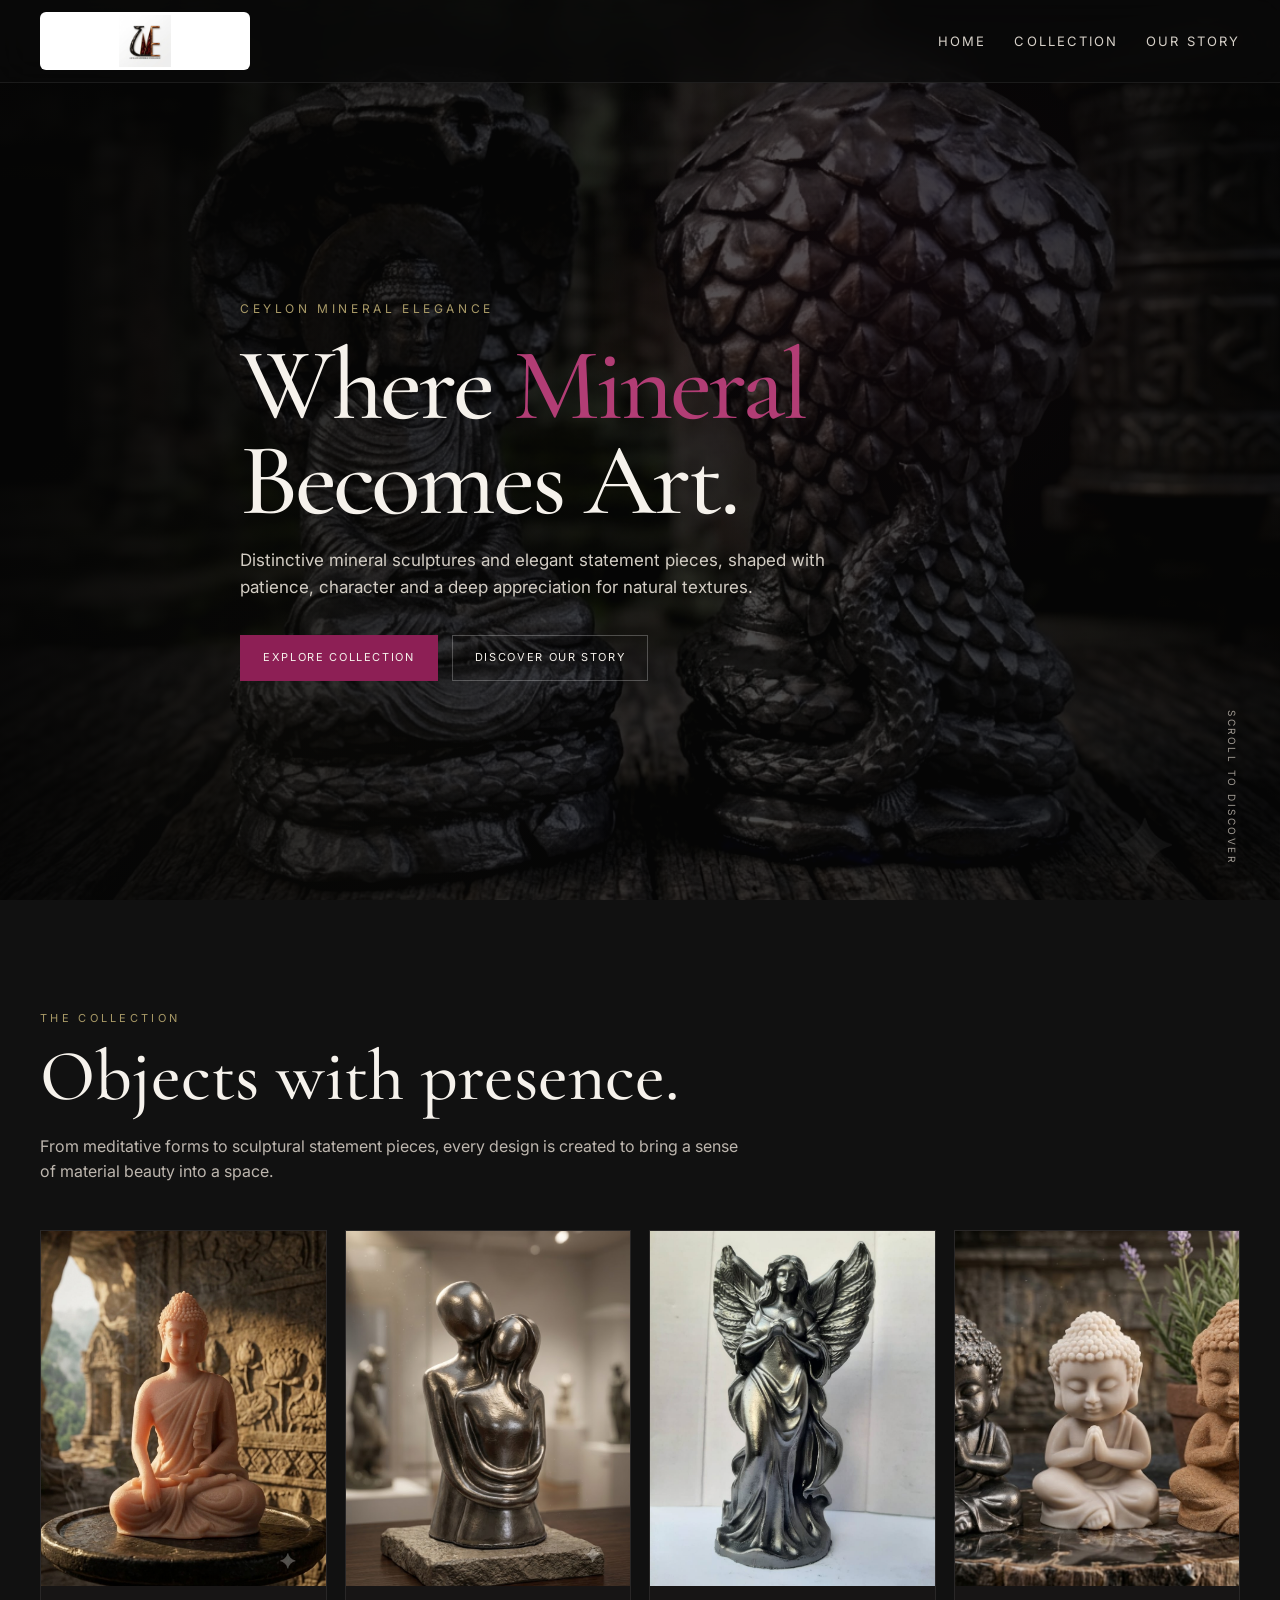
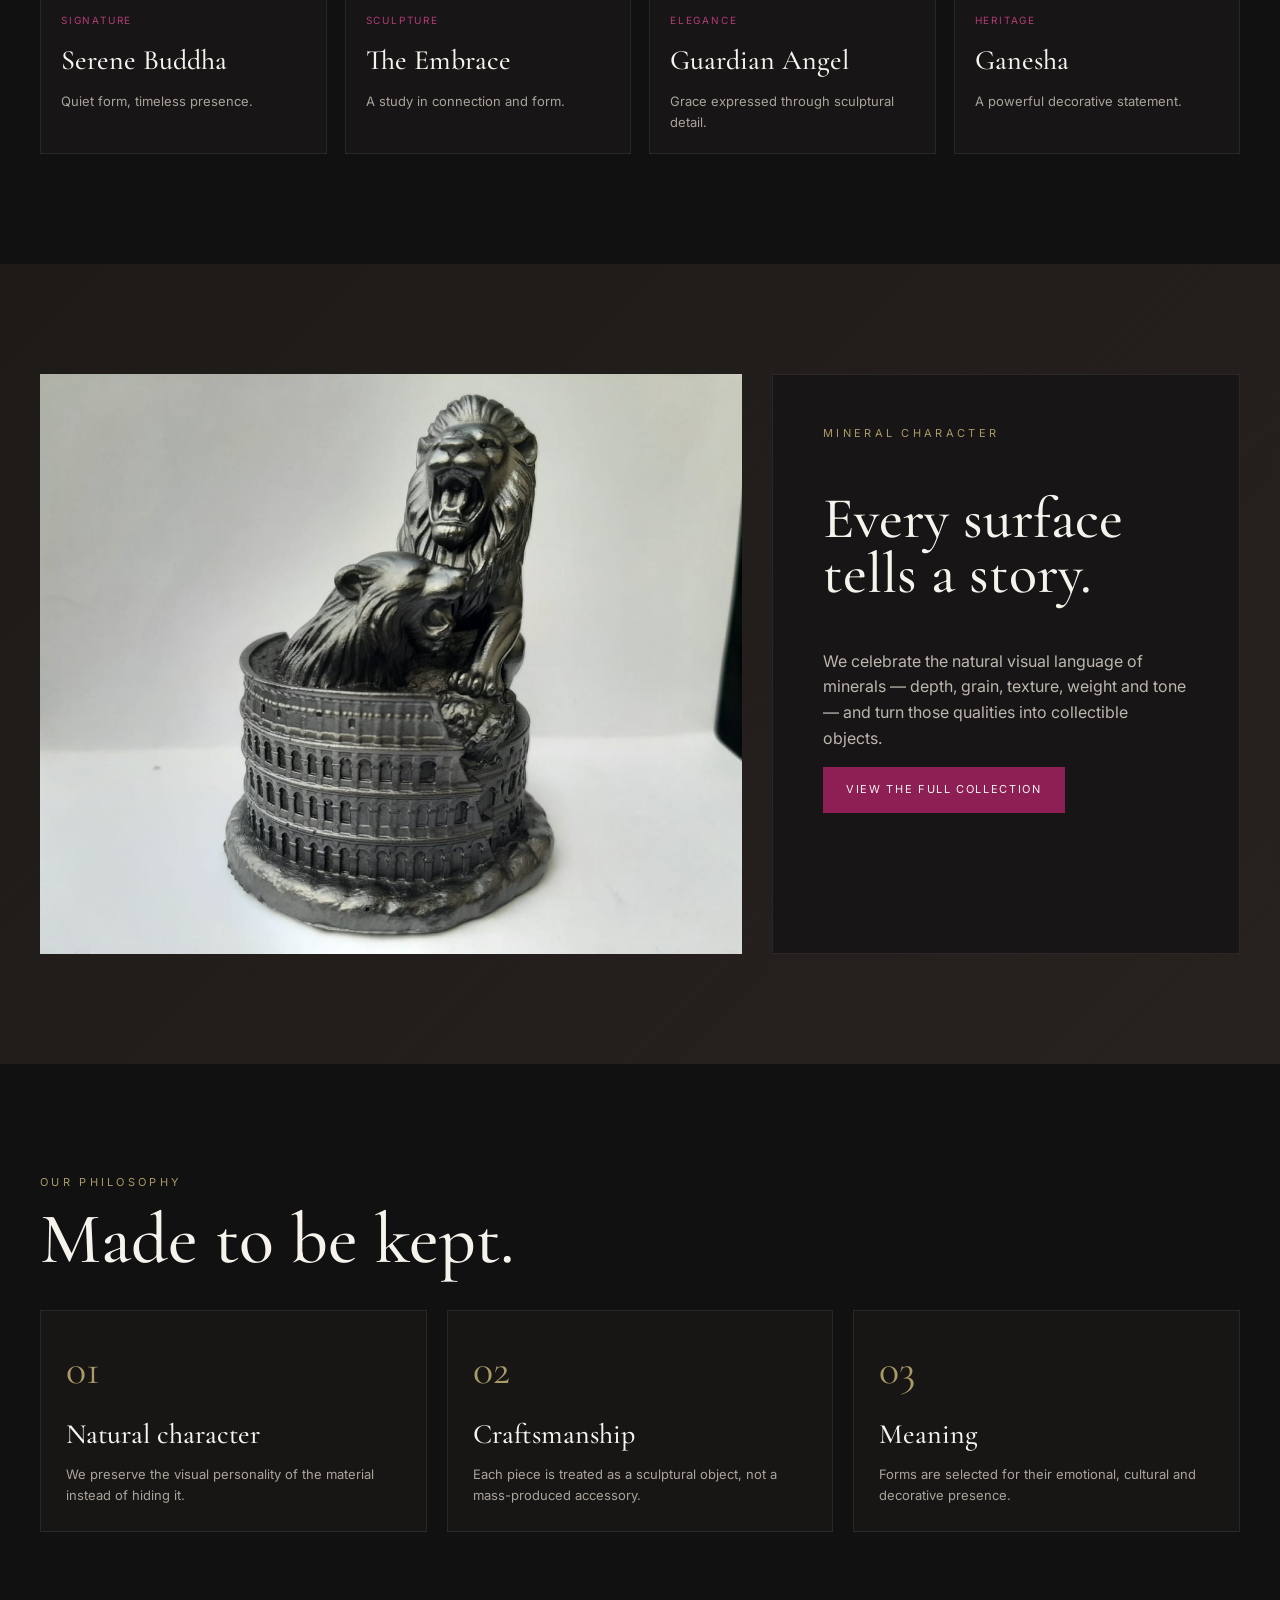
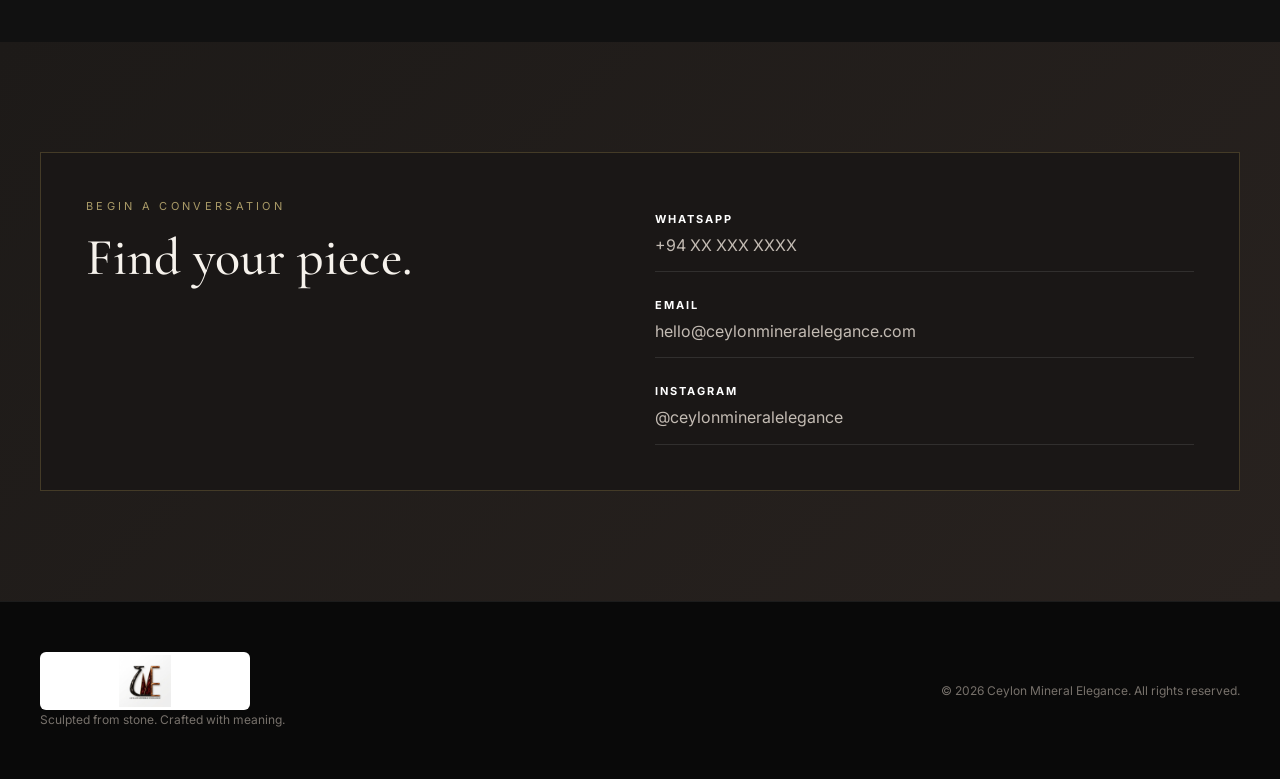
<file: index.html>
<!doctype html>
<html lang="en">
<head>
<meta charset="utf-8">
<meta name="viewport" content="width=device-width, initial-scale=1">
<title>Ceylon Mineral Elegance | Mineral Artistry</title>
<meta name="description" content="Ceylon Mineral Elegance — mineral-inspired sculptures, limited editions and jewellery.">
<link rel="stylesheet" href="style.css">
</head>
<body>

<header class="site-header">
  <div class="container nav">
    <a class="brand" href="index.html">
      <span class="brand-logo"><img src="images/logo.jpeg" alt="Ceylon Mineral Elegance logo"></span>
    </a>
    <button class="menu" aria-label="Open menu">☰</button>
    <nav class="nav-links">
      <a href="index.html" class="active">Home</a>
      <a href="collection.html" class="">Collection</a>
      <a href="story.html" class="">Our Story</a>
    </nav>
  </div>
</header>

<main>
<section class="hero">
  <div class="hero-media">
    <img src="images/product-01-naga-buddha.jpeg" alt="Signature mineral sculpture">
  </div>
  <div class="hero-overlay"></div>
  <div class="container hero-content">
    <div class="kicker">Ceylon Mineral Elegance</div>
    <h1>Where <span>Mineral</span> Becomes Art.</h1>
    <p>Distinctive mineral sculptures and elegant statement pieces, shaped with patience, character and a deep appreciation for natural textures.</p>
    <div class="cta-row">
      <a class="btn primary" href="collection.html">Explore Collection</a>
      <a class="btn" href="story.html">Discover Our Story</a>
    </div>
  </div>
  <div class="scroll-note">SCROLL TO DISCOVER</div>
</section>

<section class="section dark">
  <div class="container">
    <div class="eyebrow reveal">The collection</div>
    <h2 class="section-title reveal">Objects with presence.</h2>
    <p class="lead reveal">From meditative forms to sculptural statement pieces, every design is created to bring a sense of material beauty into a space.</p>
    <div class="grid-4" style="margin-top:45px">
      <article class="card reveal"><div class="card-img"><img src="images/product-02-buddha.jpeg" alt="Buddha sculpture"></div><div class="card-body"><span class="badge">Signature</span><h3>Serene Buddha</h3><p>Quiet form, timeless presence.</p></div></article>
      <article class="card reveal"><div class="card-img"><img src="images/product-05-embrace.jpeg" alt="Embrace sculpture"></div><div class="card-body"><span class="badge">Sculpture</span><h3>The Embrace</h3><p>A study in connection and form.</p></div></article>
      <article class="card reveal"><div class="card-img"><img src="images/product-08-angel.jpeg" alt="Angel sculpture"></div><div class="card-body"><span class="badge">Elegance</span><h3>Guardian Angel</h3><p>Grace expressed through sculptural detail.</p></div></article>
      <article class="card reveal"><div class="card-img"><img src="images/product-10-ganesha.jpeg" alt="Ganesha sculpture"></div><div class="card-body"><span class="badge">Heritage</span><h3>Ganesha</h3><p>A powerful decorative statement.</p></div></article>
    </div>
  </div>
</section>

<section class="section stone">
  <div class="container feature-strip">
    <div class="feature-image reveal"><img src="images/product-09-buddha-trio.jpeg" alt="Mineral sculpture collection"></div>
    <div class="feature-copy reveal">
      <div class="eyebrow">Mineral character</div>
      <h2>Every surface tells a story.</h2>
      <p class="lead">We celebrate the natural visual language of minerals — depth, grain, texture, weight and tone — and turn those qualities into collectible objects.</p>
      <a class="btn primary" href="collection.html">View the full collection</a>
    </div>
  </div>
</section>

<section class="section dark">
  <div class="container">
    <div class="eyebrow reveal">Our philosophy</div>
    <h2 class="section-title reveal">Made to be kept.</h2>
    <div class="grid-3 mineral-grid" style="margin-top:35px">
      <div class="card reveal"><div class="mineral-icon">01</div><h3>Natural character</h3><p>We preserve the visual personality of the material instead of hiding it.</p></div>
      <div class="card reveal"><div class="mineral-icon">02</div><h3>Craftsmanship</h3><p>Each piece is treated as a sculptural object, not a mass-produced accessory.</p></div>
      <div class="card reveal"><div class="mineral-icon">03</div><h3>Meaning</h3><p>Forms are selected for their emotional, cultural and decorative presence.</p></div>
    </div>
  </div>
</section>

<section class="section stone">
  <div class="container contact-box reveal">
    <div><div class="eyebrow">Begin a conversation</div><h2>Find your piece.</h2></div>
    <div class="contact-list">
      <div><strong>WhatsApp</strong>+94 XX XXX XXXX</div>
      <div><strong>Email</strong>hello@ceylonmineralelegance.com</div>
      <div><strong>Instagram</strong>@ceylonmineralelegance</div>
    </div>
  </div>
</section>
</main>

<footer>
  <div class="container footer-grid">
    <div>
      <div class="brand-logo"><img src="images/logo.jpeg" alt="Ceylon Mineral Elegance logo"></div>
      <div class="footer-note">Sculpted from stone. Crafted with meaning.</div>
    </div>
    <div class="footer-note">© <span data-year></span> Ceylon Mineral Elegance. All rights reserved.</div>
  </div>
</footer>

<script src="script.js"></script>
</body></html>
</file>
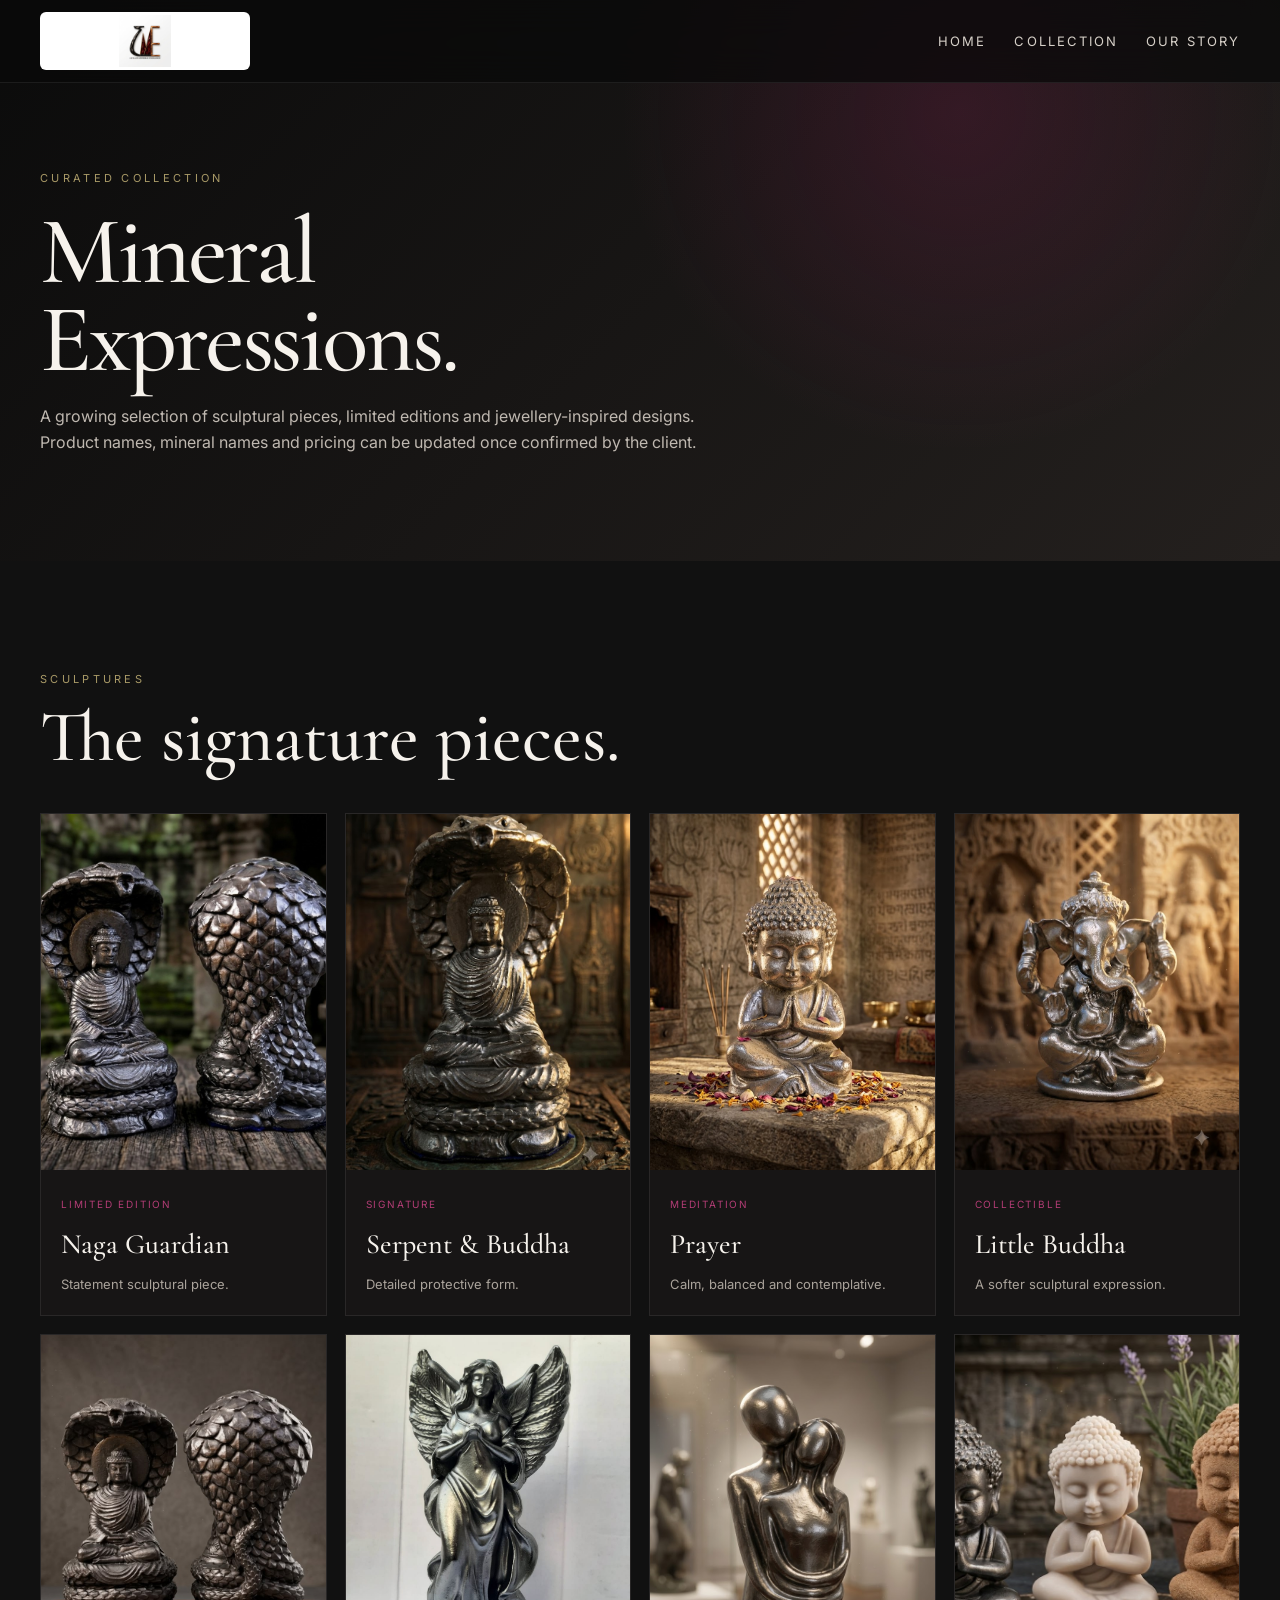
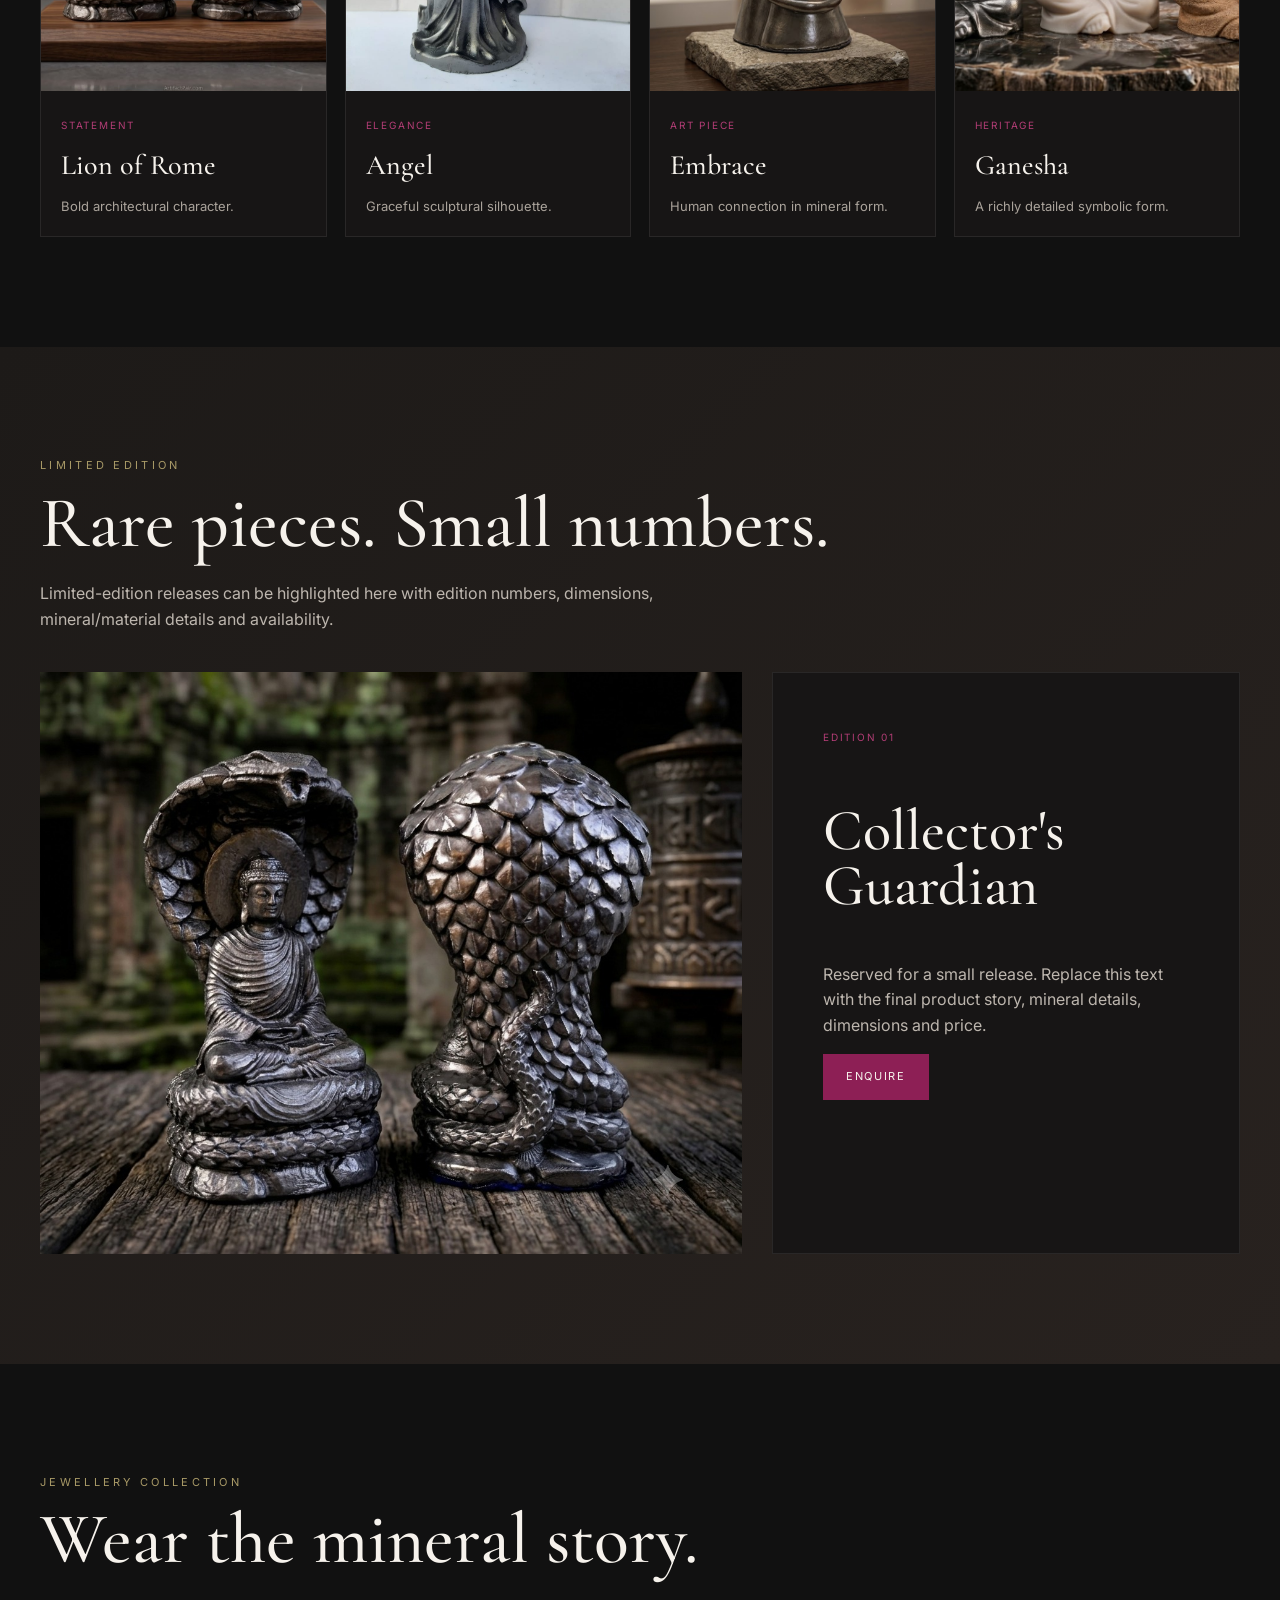
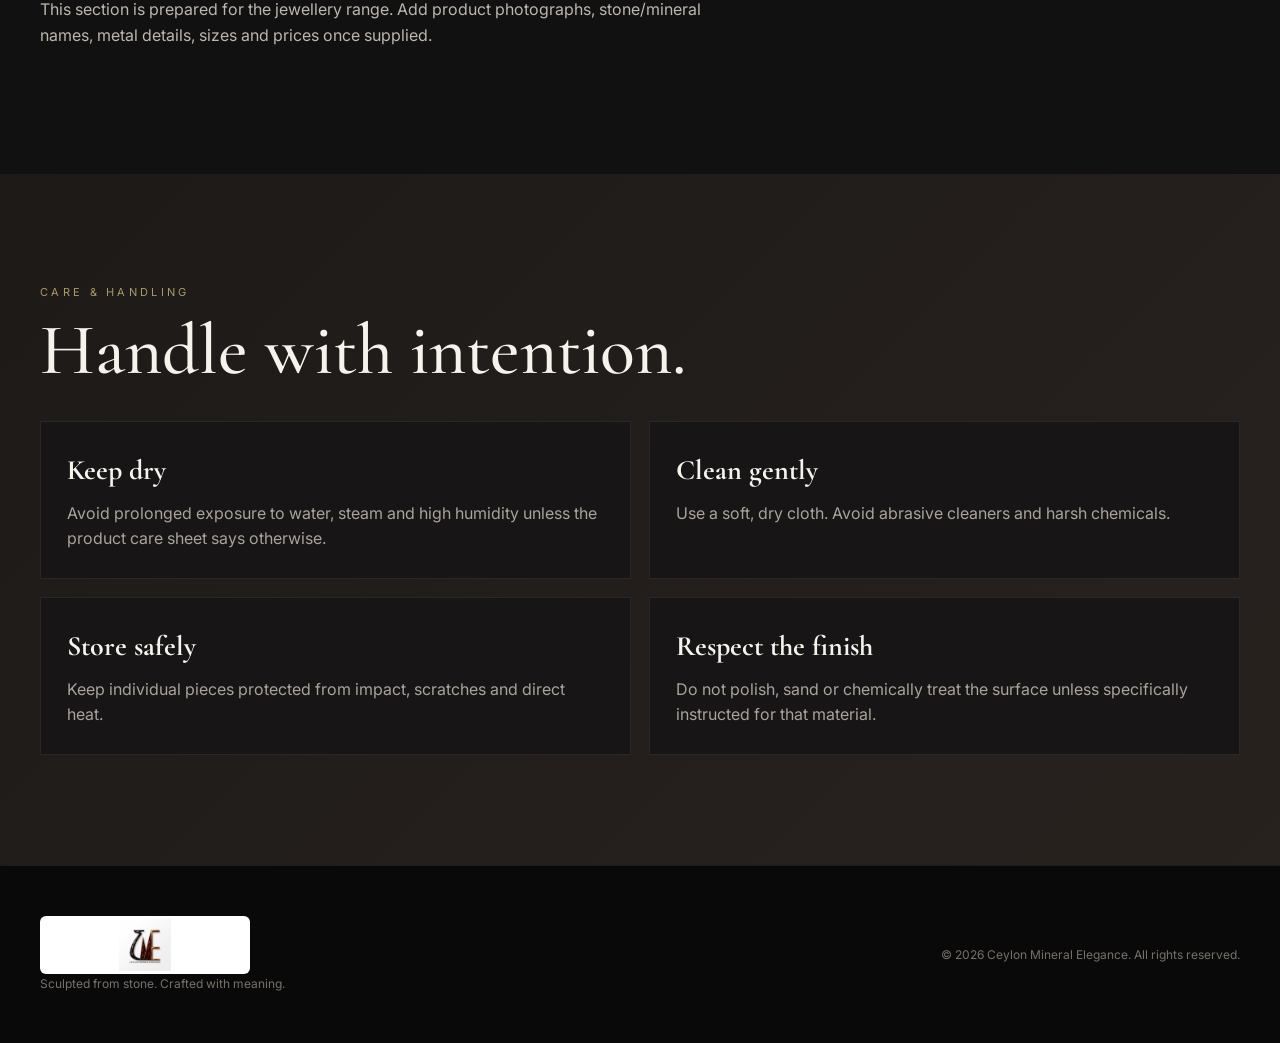
<file: collection.html>
<!doctype html>
<html lang="en">
<head>
<meta charset="utf-8">
<meta name="viewport" content="width=device-width, initial-scale=1">
<title>Collection | Ceylon Mineral Elegance</title>
<meta name="description" content="Ceylon Mineral Elegance — mineral-inspired sculptures, limited editions and jewellery.">
<link rel="stylesheet" href="style.css">
</head>
<body>

<header class="site-header">
  <div class="container nav">
    <a class="brand" href="index.html">
      <span class="brand-logo"><img src="images/logo.jpeg" alt="Ceylon Mineral Elegance logo"></span>
    </a>
    <button class="menu" aria-label="Open menu">☰</button>
    <nav class="nav-links">
      <a href="index.html" class="">Home</a>
      <a href="collection.html" class="active">Collection</a>
      <a href="story.html" class="">Our Story</a>
    </nav>
  </div>
</header>

<main>
<section class="page-hero">
  <div class="container">
    <div class="eyebrow">Curated collection</div>
    <h1 class="page-title">Mineral<br>Expressions.</h1>
    <p>A growing selection of sculptural pieces, limited editions and jewellery-inspired designs. Product names, mineral names and pricing can be updated once confirmed by the client.</p>
  </div>
</section>

<section class="section dark">
  <div class="container">
    <div class="eyebrow reveal">Sculptures</div>
    <h2 class="section-title reveal">The signature pieces.</h2>
    <div class="grid-4" style="margin-top:40px">
      <article class="card reveal"><div class="card-img"><img src="images/product-01-naga-buddha.jpeg" alt="Naga Buddha sculpture"></div><div class="card-body"><span class="badge">Limited edition</span><h3>Naga Guardian</h3><p>Statement sculptural piece.</p></div></article>
      <article class="card reveal"><div class="card-img"><img src="images/product-03-naga-buddha.jpeg" alt="Naga Buddha sculpture"></div><div class="card-body"><span class="badge">Signature</span><h3>Serpent & Buddha</h3><p>Detailed protective form.</p></div></article>
      <article class="card reveal"><div class="card-img"><img src="images/product-04-prayer-buddha.jpeg" alt="Prayer Buddha sculpture"></div><div class="card-body"><span class="badge">Meditation</span><h3>Prayer</h3><p>Calm, balanced and contemplative.</p></div></article>
      <article class="card reveal"><div class="card-img"><img src="images/product-07-child-buddha.jpeg" alt="Child Buddha sculpture"></div><div class="card-body"><span class="badge">Collectible</span><h3>Little Buddha</h3><p>A softer sculptural expression.</p></div></article>
      <article class="card reveal"><div class="card-img"><img src="images/product-06-lion-colosseum.jpeg" alt="Lion sculpture"></div><div class="card-body"><span class="badge">Statement</span><h3>Lion of Rome</h3><p>Bold architectural character.</p></div></article>
      <article class="card reveal"><div class="card-img"><img src="images/product-08-angel.jpeg" alt="Angel sculpture"></div><div class="card-body"><span class="badge">Elegance</span><h3>Angel</h3><p>Graceful sculptural silhouette.</p></div></article>
      <article class="card reveal"><div class="card-img"><img src="images/product-05-embrace.jpeg" alt="Embrace sculpture"></div><div class="card-body"><span class="badge">Art piece</span><h3>Embrace</h3><p>Human connection in mineral form.</p></div></article>
      <article class="card reveal"><div class="card-img"><img src="images/product-10-ganesha.jpeg" alt="Ganesha sculpture"></div><div class="card-body"><span class="badge">Heritage</span><h3>Ganesha</h3><p>A richly detailed symbolic form.</p></div></article>
    </div>
  </div>
</section>

<section class="section stone">
  <div class="container">
    <div class="eyebrow reveal">Limited edition</div>
    <h2 class="section-title reveal">Rare pieces. Small numbers.</h2>
    <p class="lead reveal">Limited-edition releases can be highlighted here with edition numbers, dimensions, mineral/material details and availability.</p>
    <div class="feature-strip" style="margin-top:40px">
      <div class="feature-image reveal"><img src="images/product-01-naga-buddha.jpeg" alt="Limited edition mineral sculpture"></div>
      <div class="feature-copy reveal"><span class="badge">Edition 01</span><h2>Collector's Guardian</h2><p class="lead">Reserved for a small release. Replace this text with the final product story, mineral details, dimensions and price.</p><a class="btn primary" href="story.html#contact">Enquire</a></div>
    </div>
  </div>
</section>

<section class="section dark">
  <div class="container">
    <div class="eyebrow reveal">Jewellery collection</div>
    <h2 class="section-title reveal">Wear the mineral story.</h2>
    <p class="lead reveal">This section is prepared for the jewellery range. Add product photographs, stone/mineral names, metal details, sizes and prices once supplied.</p>
  </div>
</section>

<section class="section stone">
  <div class="container">
    <div class="eyebrow reveal">Care & handling</div>
    <h2 class="section-title reveal">Handle with intention.</h2>
    <div class="instructions" style="margin-top:35px">
      <div class="instruction reveal"><h3>Keep dry</h3><p>Avoid prolonged exposure to water, steam and high humidity unless the product care sheet says otherwise.</p></div>
      <div class="instruction reveal"><h3>Clean gently</h3><p>Use a soft, dry cloth. Avoid abrasive cleaners and harsh chemicals.</p></div>
      <div class="instruction reveal"><h3>Store safely</h3><p>Keep individual pieces protected from impact, scratches and direct heat.</p></div>
      <div class="instruction reveal"><h3>Respect the finish</h3><p>Do not polish, sand or chemically treat the surface unless specifically instructed for that material.</p></div>
    </div>
  </div>
</section>
</main>

<footer>
  <div class="container footer-grid">
    <div>
      <div class="brand-logo"><img src="images/logo.jpeg" alt="Ceylon Mineral Elegance logo"></div>
      <div class="footer-note">Sculpted from stone. Crafted with meaning.</div>
    </div>
    <div class="footer-note">© <span data-year></span> Ceylon Mineral Elegance. All rights reserved.</div>
  </div>
</footer>

<script src="script.js"></script>
</body></html>
</file>
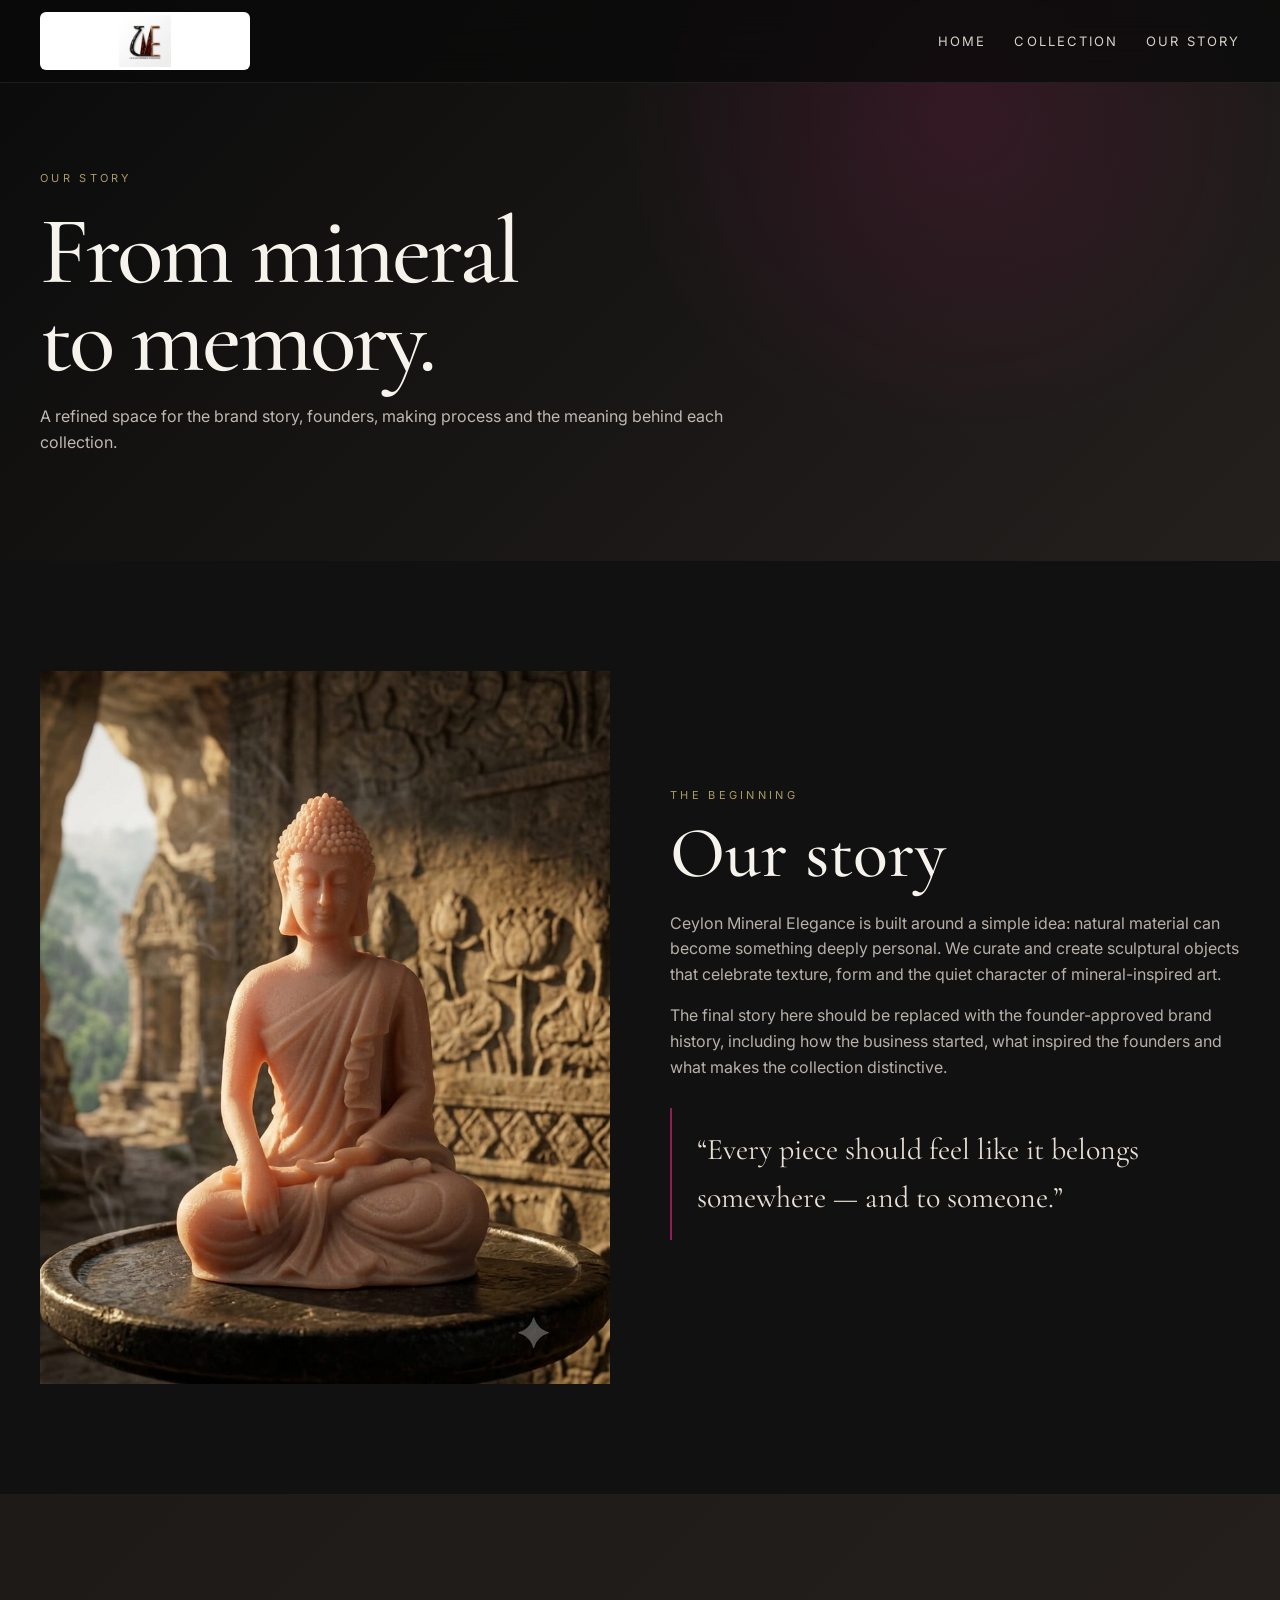
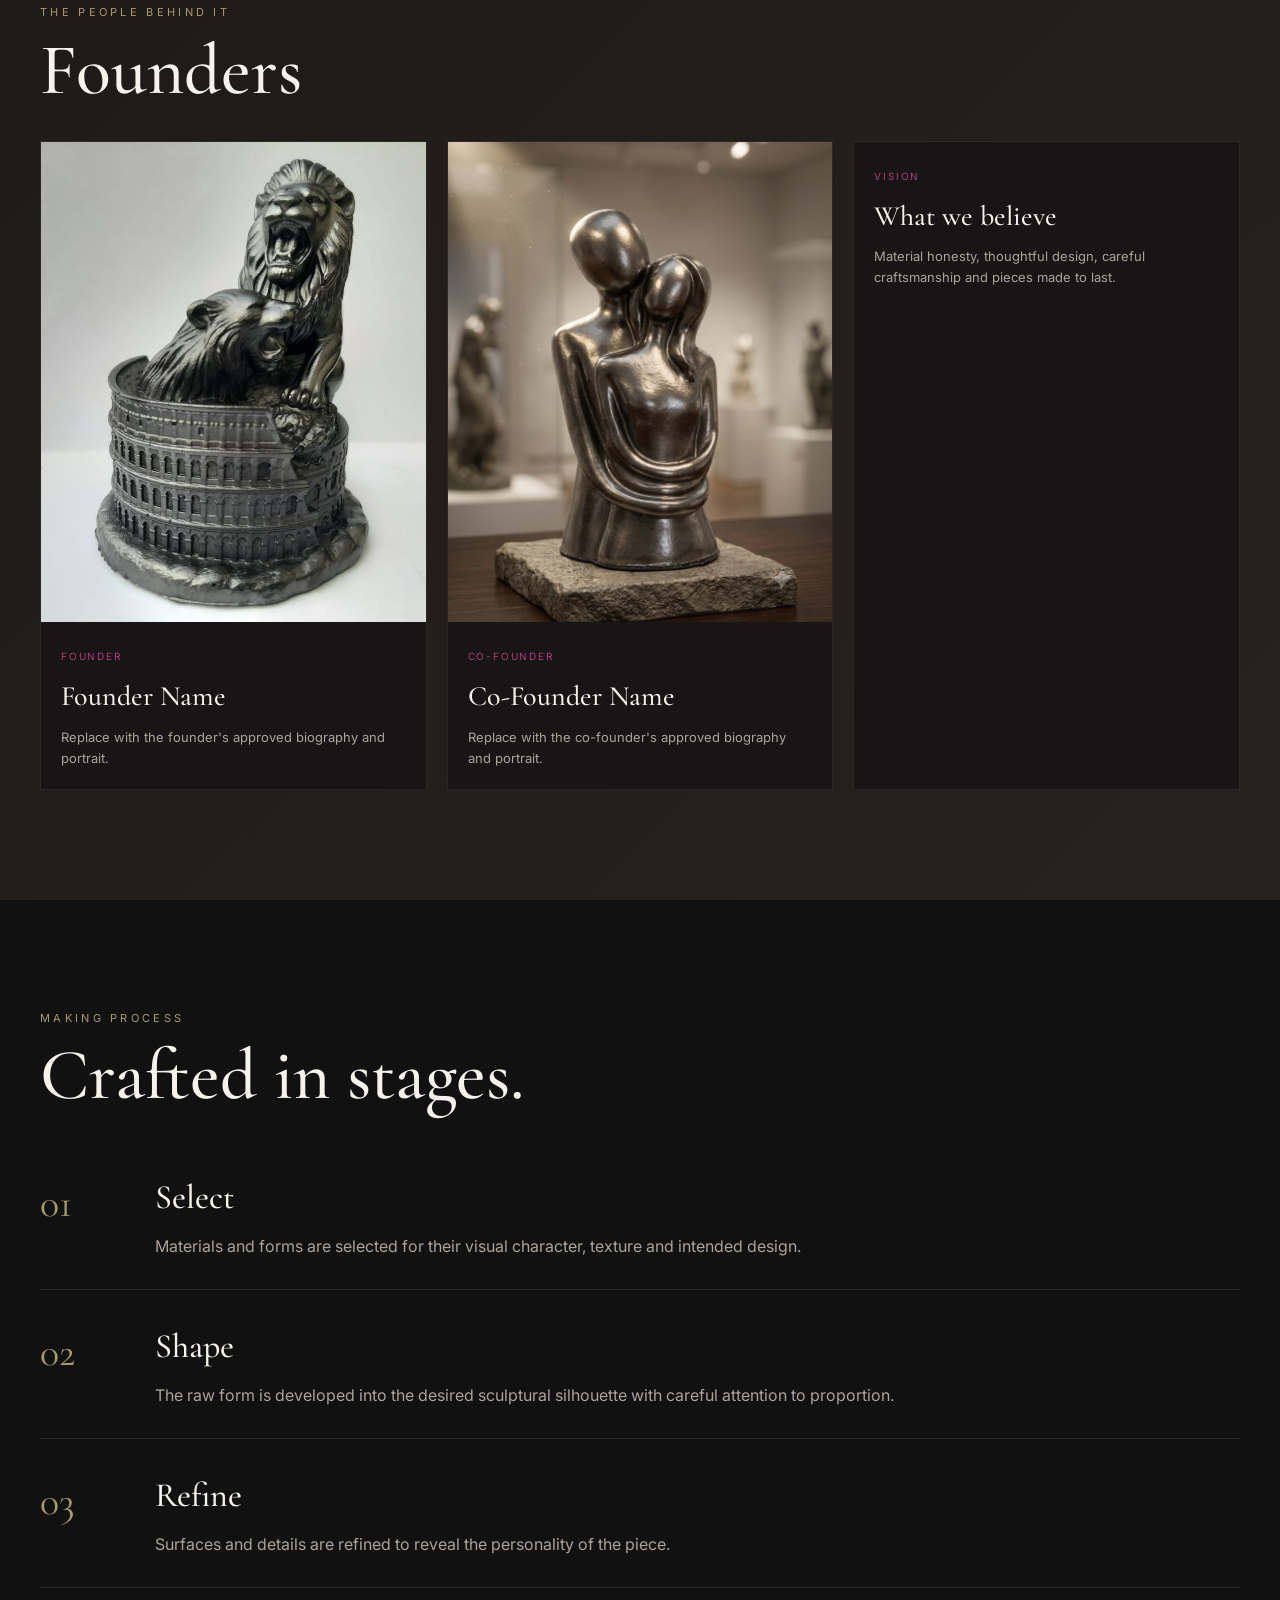
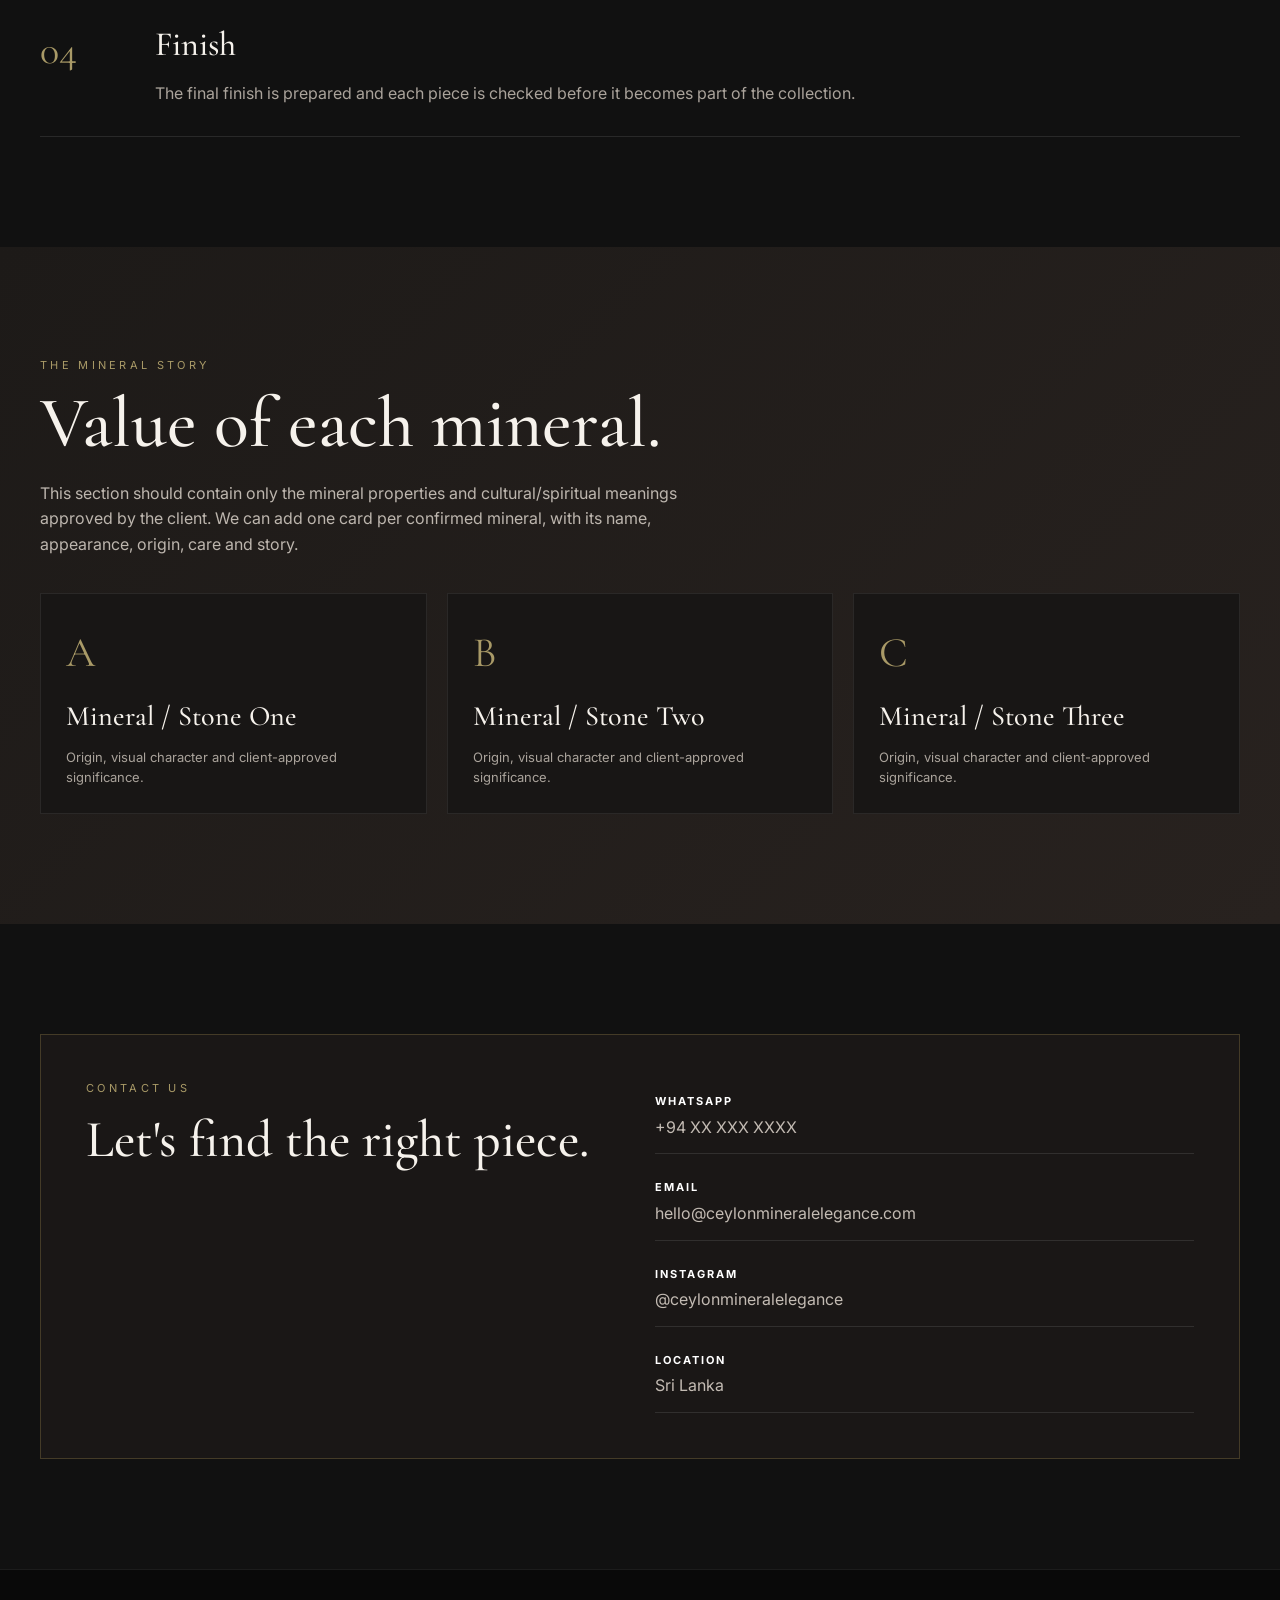
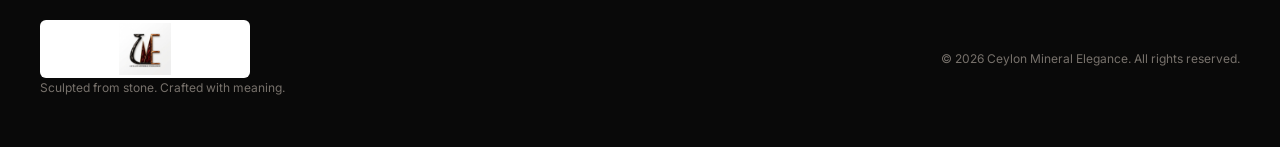
<file: story.html>
<!doctype html>
<html lang="en">
<head>
<meta charset="utf-8">
<meta name="viewport" content="width=device-width, initial-scale=1">
<title>Our Story | Ceylon Mineral Elegance</title>
<meta name="description" content="Ceylon Mineral Elegance — mineral-inspired sculptures, limited editions and jewellery.">
<link rel="stylesheet" href="style.css">
</head>
<body>

<header class="site-header">
  <div class="container nav">
    <a class="brand" href="index.html">
      <span class="brand-logo"><img src="images/logo.jpeg" alt="Ceylon Mineral Elegance logo"></span>
    </a>
    <button class="menu" aria-label="Open menu">☰</button>
    <nav class="nav-links">
      <a href="index.html" class="">Home</a>
      <a href="collection.html" class="">Collection</a>
      <a href="story.html" class="active">Our Story</a>
    </nav>
  </div>
</header>

<main>
<section class="page-hero">
  <div class="container">
    <div class="eyebrow">Our story</div>
    <h1 class="page-title">From mineral<br>to memory.</h1>
    <p>A refined space for the brand story, founders, making process and the meaning behind each collection.</p>
  </div>
</section>

<section class="section dark">
  <div class="container story-grid">
    <div class="reveal"><img src="images/product-02-buddha.jpeg" alt="Ceylon Mineral Elegance sculpture"></div>
    <div class="story-copy reveal">
      <div class="eyebrow">The beginning</div>
      <h2 class="section-title">Our story</h2>
      <p>Ceylon Mineral Elegance is built around a simple idea: natural material can become something deeply personal. We curate and create sculptural objects that celebrate texture, form and the quiet character of mineral-inspired art.</p>
      <p>The final story here should be replaced with the founder-approved brand history, including how the business started, what inspired the founders and what makes the collection distinctive.</p>
      <div class="quote">“Every piece should feel like it belongs somewhere — and to someone.”</div>
    </div>
  </div>
</section>

<section class="section stone">
  <div class="container">
    <div class="eyebrow reveal">The people behind it</div>
    <h2 class="section-title reveal">Founders</h2>
    <div class="grid-3" style="margin-top:35px">
      <div class="card reveal"><div class="card-img"><img src="images/product-09-buddha-trio.jpeg" alt="Founder story placeholder"></div><div class="card-body"><span class="badge">Founder</span><h3>Founder Name</h3><p>Replace with the founder's approved biography and portrait.</p></div></div>
      <div class="card reveal"><div class="card-img"><img src="images/product-05-embrace.jpeg" alt="Founder story placeholder"></div><div class="card-body"><span class="badge">Co-Founder</span><h3>Co-Founder Name</h3><p>Replace with the co-founder's approved biography and portrait.</p></div></div>
      <div class="card reveal"><div class="card-body"><span class="badge">Vision</span><h3>What we believe</h3><p>Material honesty, thoughtful design, careful craftsmanship and pieces made to last.</p></div></div>
    </div>
  </div>
</section>

<section class="section dark">
  <div class="container">
    <div class="eyebrow reveal">Making process</div>
    <h2 class="section-title reveal">Crafted in stages.</h2>
    <div class="process" style="margin-top:30px">
      <div class="process-item reveal"><div><h3>Select</h3><p>Materials and forms are selected for their visual character, texture and intended design.</p></div></div>
      <div class="process-item reveal"><div><h3>Shape</h3><p>The raw form is developed into the desired sculptural silhouette with careful attention to proportion.</p></div></div>
      <div class="process-item reveal"><div><h3>Refine</h3><p>Surfaces and details are refined to reveal the personality of the piece.</p></div></div>
      <div class="process-item reveal"><div><h3>Finish</h3><p>The final finish is prepared and each piece is checked before it becomes part of the collection.</p></div></div>
    </div>
  </div>
</section>

<section class="section stone">
  <div class="container">
    <div class="eyebrow reveal">The mineral story</div>
    <h2 class="section-title reveal">Value of each mineral.</h2>
    <p class="lead reveal">This section should contain only the mineral properties and cultural/spiritual meanings approved by the client. We can add one card per confirmed mineral, with its name, appearance, origin, care and story.</p>
    <div class="grid-3 mineral-grid" style="margin-top:35px">
      <div class="card reveal"><div class="mineral-icon">A</div><h3>Mineral / Stone One</h3><p>Origin, visual character and client-approved significance.</p></div>
      <div class="card reveal"><div class="mineral-icon">B</div><h3>Mineral / Stone Two</h3><p>Origin, visual character and client-approved significance.</p></div>
      <div class="card reveal"><div class="mineral-icon">C</div><h3>Mineral / Stone Three</h3><p>Origin, visual character and client-approved significance.</p></div>
    </div>
  </div>
</section>

<section id="contact" class="section dark">
  <div class="container contact-box reveal">
    <div><div class="eyebrow">Contact us</div><h2>Let's find the right piece.</h2></div>
    <div class="contact-list">
      <div><strong>WhatsApp</strong>+94 XX XXX XXXX</div>
      <div><strong>Email</strong>hello@ceylonmineralelegance.com</div>
      <div><strong>Instagram</strong>@ceylonmineralelegance</div>
      <div><strong>Location</strong>Sri Lanka</div>
    </div>
  </div>
</section>
</main>

<footer>
  <div class="container footer-grid">
    <div>
      <div class="brand-logo"><img src="images/logo.jpeg" alt="Ceylon Mineral Elegance logo"></div>
      <div class="footer-note">Sculpted from stone. Crafted with meaning.</div>
    </div>
    <div class="footer-note">© <span data-year></span> Ceylon Mineral Elegance. All rights reserved.</div>
  </div>
</footer>

<script src="script.js"></script>
</body></html>
</file>
<file: style.css>
@import url('https://fonts.googleapis.com/css2?family=Cormorant+Garamond:wght@400;500;600;700&family=Inter:wght@300;400;500;600&display=swap');

:root{
  --black:#0d0d0d;
  --charcoal:#171717;
  --stone:#252322;
  --stone2:#3a3531;
  --silver:#aaa39b;
  --cream:#e8e0d4;
  --gold:#a99a67;
  --yellow:#c0a85a;
  --magenta:#8d1f55;
  --magenta2:#b23d75;
  --white:#f6f2ec;
  --muted:#aaa39d;
  --max:1200px;
}

*{box-sizing:border-box}
html{scroll-behavior:smooth}
body{
  margin:0;
  background:var(--black);
  color:var(--white);
  font-family:Inter,Arial,sans-serif;
  line-height:1.6;
}
img{max-width:100%;display:block}
a{color:inherit;text-decoration:none}
button{font:inherit}
.container{width:min(var(--max),calc(100% - 40px));margin:auto}

.site-header{
  position:fixed;top:0;left:0;right:0;z-index:1000;
  background:rgba(10,10,10,.76);
  backdrop-filter:blur(18px);
  border-bottom:1px solid rgba(255,255,255,.08);
}
.nav{
  height:82px;display:flex;align-items:center;justify-content:space-between;gap:30px
}
.brand{display:flex;align-items:center;gap:12px}
.brand-mark{
  width:36px;height:36px;border:1px solid var(--gold);border-radius:50%;
  display:grid;place-items:center;color:var(--gold);font-family:"Cormorant Garamond";font-size:22px
}
.brand-name{font-family:"Cormorant Garamond";font-size:24px;letter-spacing:.08em}
.brand-logo{width:210px;height:58px;display:flex;align-items:center;overflow:hidden;border-radius:6px;background:#fff;padding:3px 8px}
.brand-logo img{width:100%;height:100%;object-fit:contain}
.nav-links{display:flex;gap:28px;align-items:center}
.nav-links a{font-size:13px;text-transform:uppercase;letter-spacing:.16em;color:#d6d0c8;position:relative}
.nav-links a:after{content:"";position:absolute;left:0;bottom:-8px;width:0;height:1px;background:var(--magenta2);transition:.3s}
.nav-links a:hover:after{width:100%}
.menu{display:none;background:none;border:0;color:white;font-size:26px}

.hero{
  min-height:100svh;display:grid;align-items:end;position:relative;overflow:hidden;
  background:
    radial-gradient(circle at 70% 30%,rgba(141,31,85,.25),transparent 30%),
    radial-gradient(circle at 20% 80%,rgba(192,168,90,.12),transparent 28%),
    #0a0a0a;
}
.hero-media{position:absolute;inset:0;overflow:hidden}
.hero-media img{
  width:100%;height:100%;object-fit:cover;opacity:.48;
  animation:slowZoom 18s ease-in-out infinite alternate;
  filter:saturate(.75) contrast(1.08);
}
.hero-overlay{position:absolute;inset:0;background:linear-gradient(90deg,rgba(5,5,5,.9),rgba(5,5,5,.4) 55%,rgba(5,5,5,.7))}
.hero-content{position:relative;z-index:2;padding:170px 0 90px;max-width:800px}
.kicker{color:var(--gold);letter-spacing:.3em;text-transform:uppercase;font-size:12px}
.hero h1,.page-title{
  font-family:"Cormorant Garamond",serif;font-weight:500;
  font-size:clamp(54px,8vw,105px);line-height:.92;margin:20px 0;
  letter-spacing:-.03em
}
.hero h1 span{color:var(--magenta2)}
.hero p{max-width:650px;color:#d3cdc4;font-size:17px}
.cta-row{display:flex;gap:14px;flex-wrap:wrap;margin-top:34px}
.btn{
  display:inline-flex;align-items:center;justify-content:center;padding:13px 22px;
  border:1px solid rgba(255,255,255,.25);text-transform:uppercase;letter-spacing:.15em;
  font-size:11px;transition:.3s
}
.btn.primary{background:var(--magenta);border-color:var(--magenta)}
.btn:hover{transform:translateY(-2px);border-color:var(--gold)}
.scroll-note{position:absolute;right:40px;bottom:36px;writing-mode:vertical-rl;color:#9e9891;font-size:10px;letter-spacing:.25em}

.section{padding:110px 0}
.section.dark{background:#111}
.section.stone{background:linear-gradient(135deg,#1d1a18,#28221f)}
.eyebrow{color:var(--gold);font-size:11px;text-transform:uppercase;letter-spacing:.3em}
.section-title{font-family:"Cormorant Garamond";font-size:clamp(42px,6vw,72px);font-weight:500;line-height:1;margin:12px 0 22px}
.lead{color:#bdb6ae;max-width:700px;font-size:16px}

.grid-3{display:grid;grid-template-columns:repeat(3,1fr);gap:20px}
.grid-4{display:grid;grid-template-columns:repeat(4,1fr);gap:18px}
.card{
  background:#171515;border:1px solid rgba(255,255,255,.08);overflow:hidden;
  transition:transform .35s,border-color .35s
}
.card:hover{transform:translateY(-7px);border-color:rgba(192,168,90,.5)}
.card-img{aspect-ratio:4/5;overflow:hidden;background:#25211f}
.card-img img{width:100%;height:100%;object-fit:cover;transition:transform .6s}
.card:hover .card-img img{transform:scale(1.05)}
.card-body{padding:20px}
.card h3{font-family:"Cormorant Garamond";font-size:28px;font-weight:500;margin:0 0 8px}
.card p{font-size:13px;color:#aaa39b;margin:0}
.badge{display:inline-block;margin-bottom:10px;color:var(--magenta2);font-size:10px;letter-spacing:.18em;text-transform:uppercase}

.feature-strip{
  display:grid;grid-template-columns:1.2fr .8fr;gap:30px;align-items:stretch
}
.feature-image{min-height:580px;overflow:hidden}
.feature-image img{width:100%;height:100%;object-fit:cover}
.feature-copy{padding:50px;background:#171515;border:1px solid rgba(255,255,255,.08)}
.feature-copy h2{font-family:"Cormorant Garamond";font-size:58px;line-height:.95;font-weight:500}

.mineral-grid .card{padding:25px;background:#181615}
.mineral-icon{font-family:"Cormorant Garamond";font-size:42px;color:var(--gold)}
.mineral-grid h3{font-family:"Cormorant Garamond";font-size:28px;font-weight:500;margin:8px 0}

.page-hero{padding:170px 0 90px;background:
  radial-gradient(circle at 75% 20%,rgba(141,31,85,.23),transparent 32%),
  linear-gradient(135deg,#0b0b0b,#24201e)}
.page-title{font-size:clamp(54px,8vw,96px)}
.page-hero p{max-width:700px;color:#bfb8b0}

.story-grid{display:grid;grid-template-columns:1fr 1fr;gap:60px;align-items:center}
.story-grid img{width:100%;aspect-ratio:4/5;object-fit:cover}
.story-copy p{color:#b7b0a8}
.quote{
  border-left:2px solid var(--magenta);padding:18px 0 18px 25px;
  font-family:"Cormorant Garamond";font-size:30px;color:#e7ded4;margin:28px 0
}

.process{counter-reset:process}
.process-item{display:grid;grid-template-columns:90px 1fr;gap:25px;padding:30px 0;border-bottom:1px solid rgba(255,255,255,.1)}
.process-item:before{counter-increment:process;content:"0" counter(process);font-family:"Cormorant Garamond";font-size:40px;color:var(--gold)}
.process-item h3{font-family:"Cormorant Garamond";font-size:34px;font-weight:500;margin:0 0 8px}
.process-item p{color:#aaa39b;margin:0}

.instructions{display:grid;grid-template-columns:repeat(2,1fr);gap:18px}
.instruction{padding:26px;background:#171515;border:1px solid rgba(255,255,255,.08)}
.instruction h3{font-family:"Cormorant Garamond";font-size:28px;margin:0 0 8px}
.instruction p{color:#aaa39b;margin:0}

.contact-box{
  display:grid;grid-template-columns:1fr 1fr;gap:30px;background:#1a1716;
  border:1px solid rgba(192,168,90,.25);padding:45px
}
.contact-box h2{font-family:"Cormorant Garamond";font-size:52px;font-weight:500;margin:0}
.contact-list{display:grid;gap:12px}
.contact-list div{padding:13px 0;border-bottom:1px solid rgba(255,255,255,.1);color:#c3bbb3}
.contact-list strong{display:block;color:#fff;font-size:11px;text-transform:uppercase;letter-spacing:.18em;margin-bottom:4px}

footer{padding:50px 0;background:#090909;border-top:1px solid rgba(255,255,255,.08)}
.footer-grid{display:flex;justify-content:space-between;gap:30px;align-items:center}
.footer-note{color:#77716b;font-size:12px}
.footer-brand{max-width:310px}

.reveal{opacity:0;transform:translateY(24px);transition:opacity .8s,transform .8s}
.reveal.visible{opacity:1;transform:none}

@keyframes slowZoom{from{transform:scale(1)}to{transform:scale(1.08)}}

@media(max-width:900px){
  .nav-links{display:none;position:absolute;top:82px;left:0;right:0;padding:25px;background:#101010;flex-direction:column;align-items:flex-start}
  .nav-links.open{display:flex}.menu{display:block}
  .grid-4{grid-template-columns:repeat(2,1fr)}
  .grid-3,.feature-strip,.story-grid,.contact-box{grid-template-columns:1fr}
  .feature-image{min-height:420px}
}
@media(max-width:600px){
  .container{width:min(var(--max),calc(100% - 26px))}
  .hero-content{padding-top:150px}
  .scroll-note{display:none}
  .section{padding:75px 0}
  .grid-4,.grid-3,.instructions{grid-template-columns:1fr}
  .footer-grid{flex-direction:column;align-items:flex-start}
  .contact-box{padding:28px}
}

@media(max-width:600px){.brand-logo{width:185px;height:50px}.brand-name{font-size:20px}}
</file>
